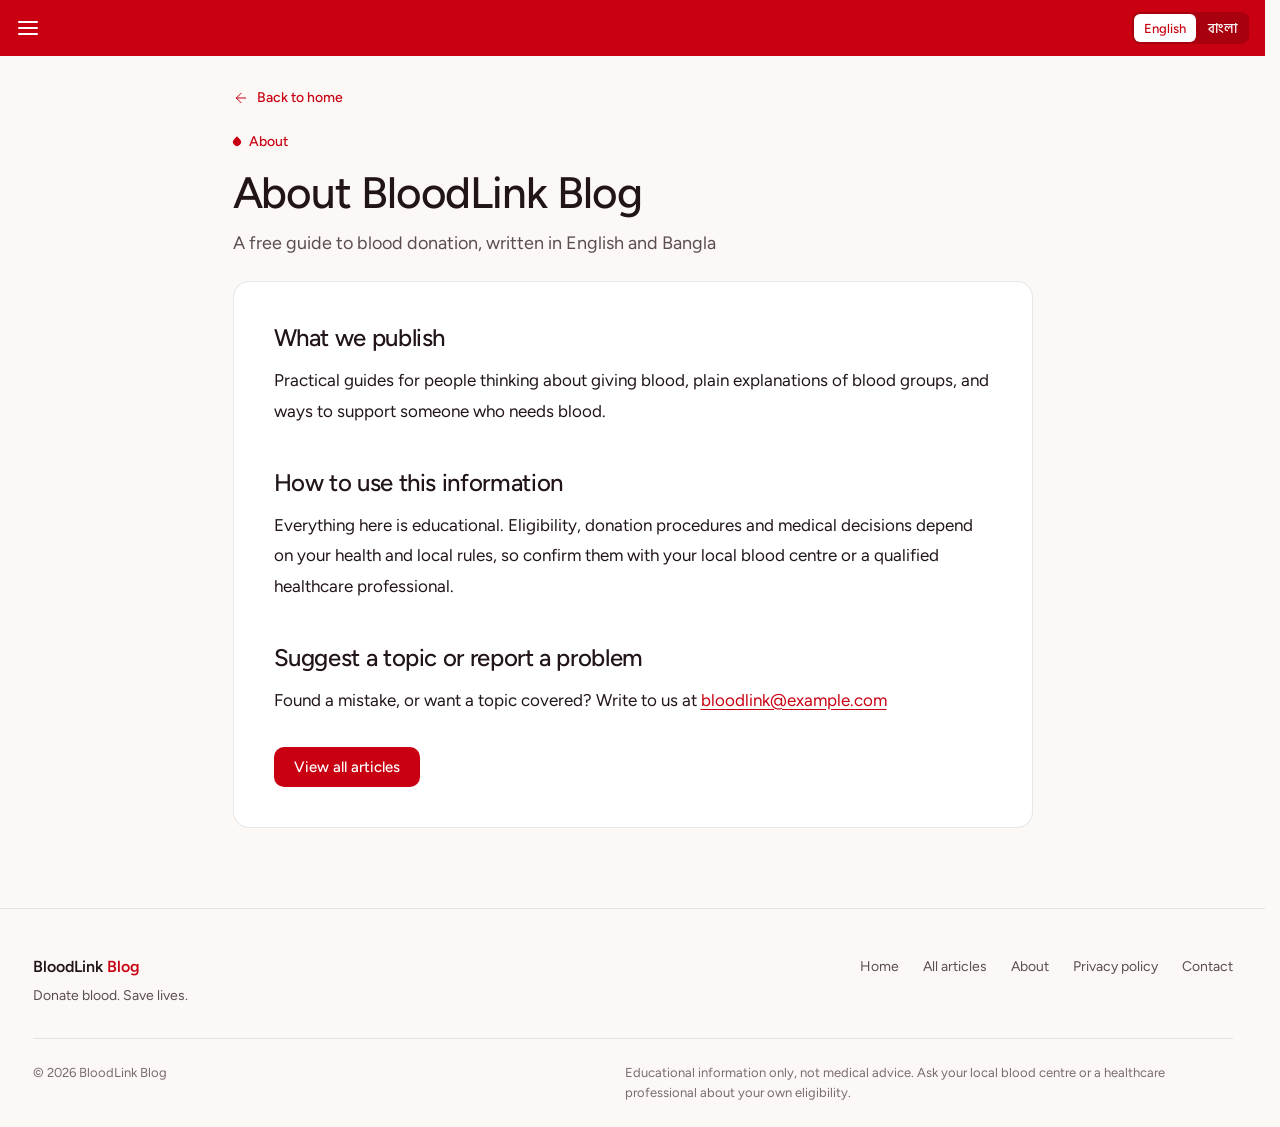
<file: about.html>
<!doctype html>
<html lang="en">
<head>
  <meta charset="utf-8">
  <meta name="viewport" content="width=device-width, initial-scale=1, viewport-fit=cover">
  <meta name="theme-color" content="#c90012">
  <link rel="icon" type="image/png" sizes="32x32" href="assets/icon-32.png">
  <link rel="icon" type="image/png" sizes="192x192" href="assets/icon-192.png">
  <link rel="apple-touch-icon" href="assets/apple-touch-icon.png">
  <link rel="manifest" href="manifest.webmanifest">
  <link rel="alternate" type="application/rss+xml" title="BloodLink Blog" href="feed.xml">
  <meta name="description" content="About BloodLink Blog: a free guide to blood donation in English and Bangla, and how to use the information.">
  <link rel="canonical" href="https://bloodlink-team.github.io/BloodLink-Blog-Page/about.html">
  <title>About | BloodLink Blog</title>
  <link rel="preconnect" href="https://fonts.googleapis.com"><link rel="preconnect" href="https://fonts.gstatic.com" crossorigin><link rel="stylesheet" href="https://fonts.googleapis.com/css2?family=Figtree:wght@400;500;600&family=Hind+Siliguri:wght@400;500;600&display=swap">
  <link rel="stylesheet" href="css/style.css?v=20261128-3">
  <script src="js/config.js?v=20261121-2" defer></script>
  <script src="js/site.js?v=20261128-3" defer></script>
  <script src="js/analytics.js?v=20261121-2" defer></script>
  <script src="js/articles-loader.js?v=20261121-cms1" defer></script>
  <script src="js/app.js?v=20261128-4" defer></script>
</head>
<body class="about-page">
  <a class="skip-link" href="#main" data-i18n="skip">Skip to content</a>
  <header class="topbar">
    <button class="icon-button menu-button" id="menuToggle" aria-label="Open menu" aria-expanded="false"><span></span><span></span><span></span></button>
    <div class="language-switch" role="group" aria-label="Language"><button class="lang-button active" data-lang="en">English</button><button class="lang-button" data-lang="bn">বাংলা</button></div>
  </header>
  <div class="scrim" id="scrim"></div>
  <aside class="side-menu" id="sideMenu" aria-hidden="true">
    <div class="side-menu-head"><div class="brand-lockup"><img class="brand-logo menu-logo" src="assets/bloodlink-logo.png" alt="BloodLink logo"><div><strong>BloodLink <span>Blog</span></strong><small data-i18n="menuSubtitle">Donate blood, save lives</small></div></div><button class="icon-button close-menu" id="closeMenu" aria-label="Close menu"><svg class="icon" viewBox="0 0 24 24" aria-hidden="true"><path d="M18 6 6 18"/><path d="m6 6 12 12"/></svg></button></div>
    <nav class="menu-links">
      <a href="index.html"><svg class="icon" viewBox="0 0 24 24" aria-hidden="true"><path d="M15 21v-8a1 1 0 0 0-1-1h-4a1 1 0 0 0-1 1v8"/><path d="M3 10a2 2 0 0 1 .709-1.528l7-5.999a2 2 0 0 1 2.582 0l7 5.999A2 2 0 0 1 21 10v9a2 2 0 0 1-2 2H5a2 2 0 0 1-2-2z"/></svg><span data-i18n="home">Home</span></a>
      <a href="articles.html"><svg class="icon" viewBox="0 0 24 24" aria-hidden="true"><path d="M15 18h-5"/><path d="M18 14h-8"/><path d="M4 22h16a2 2 0 0 0 2-2V4a2 2 0 0 0-2-2H8a2 2 0 0 0-2 2v16a2 2 0 0 1-4 0v-9a2 2 0 0 1 2-2h2"/><rect width="8" height="4" x="10" y="6" rx="1"/></svg><span data-i18n="allBlogs">All blogs</span></a>
      <a href="about.html"><svg class="icon" viewBox="0 0 24 24" aria-hidden="true"><circle cx="12" cy="12" r="10"/><path d="M12 16v-4"/><path d="M12 8h.01"/></svg><span data-i18n="about">About BloodLink Blog</span></a>
      <button id="menuLanguage"><svg class="icon" viewBox="0 0 24 24" aria-hidden="true"><path d="m5 8 6 6"/><path d="m4 14 6-6 2-3"/><path d="M2 5h12"/><path d="M7 2h1"/><path d="m22 22-5-10-5 10"/><path d="M14 18h6"/></svg><span data-i18n="language">Language: English / বাংলা</span></button>
      <a href="mailto:bloodlink@example.com?subject=BloodLink%20Blog%20Report" data-report-link><svg class="icon" viewBox="0 0 24 24" aria-hidden="true"><path d="M4 15s1-1 4-1 5 2 8 2 4-1 4-1V3s-1 1-4 1-5-2-8-2-4 1-4 1z"/><line x1="4" x2="4" y1="22" y2="15"/></svg><span data-i18n="report">Report a problem</span></a>
      <button id="shareButton"><svg class="icon" viewBox="0 0 24 24" aria-hidden="true"><circle cx="18" cy="5" r="3"/><circle cx="6" cy="12" r="3"/><circle cx="18" cy="19" r="3"/><line x1="8.59" x2="15.42" y1="13.51" y2="17.49"/><line x1="15.41" x2="8.59" y1="6.51" y2="10.49"/></svg><span data-i18n="share">Share this website</span></button>
    </nav>
    <div class="menu-note"><span data-i18n="menuNote">Made to help people make informed choices</span></div>
  </aside>

  <main class="page-shell article-shell" id="main">
    <a class="back-link" href="index.html"><svg class="icon" viewBox="0 0 24 24" aria-hidden="true"><path d="m12 19-7-7 7-7"/><path d="M19 12H5"/></svg><span data-i18n="goHome">Back to home</span></a>
    <header class="article-header">
      <p class="eyebrow" data-i18n="aboutEyebrow">About</p>
      <h1 data-i18n="aboutH1">About BloodLink Blog</h1>
      <p class="article-subtitle" data-i18n="aboutLead">A free guide to blood donation, written in English and Bangla</p>
    </header>
    <article class="article-body">
      <h2 data-i18n="aboutH2a">What we publish</h2>
      <p data-i18n="aboutP1">Practical guides for people thinking about giving blood, plain explanations of blood groups, and ways to support someone who needs blood.</p>
      <h2 data-i18n="aboutH2b">How to use this information</h2>
      <p data-i18n="aboutP2">Everything here is educational. Eligibility, donation procedures and medical decisions depend on your health and local rules, so confirm them with your local blood centre or a qualified healthcare professional.</p>
      <h2 data-i18n="aboutH2c">Suggest a topic or report a problem</h2>
      <p><span data-i18n="aboutP3">Found a mistake, or want a topic covered? Write to us at</span> <a data-report-link data-email-text href="mailto:bloodlink@example.com?subject=BloodLink%20Blog">bloodlink@example.com</a></p>
      <p><a class="button-primary" href="articles.html" data-i18n="viewAll">View all articles</a></p>
    </article>
  </main>
  <footer class="footer">
    <div class="footer-main">
      <div class="footer-about"><a href="index.html" class="footer-brand">BloodLink <span>Blog</span></a><p data-i18n="footerText">Donate blood. Save lives.</p></div>
      <nav class="footer-nav" aria-label="Footer"><a href="index.html" data-i18n="home">Home</a><a href="articles.html" data-i18n="allBlogs">All articles</a><a href="about.html" data-i18n="aboutShort">About</a><a href="privacy.html" data-i18n="privacy">Privacy policy</a><a href="mailto:bloodlink@example.com?subject=BloodLink%20Blog" data-report-link data-i18n="contact">Contact</a></nav>
    </div>
    <div class="footer-legal"><small>© <span id="year">2026</span> BloodLink Blog</small><small data-i18n="footerDisclaimer">Educational information only, not medical advice. Ask your local blood centre or a healthcare professional about your own eligibility.</small></div>
  </footer>
<script id="bloodlink-sw-register">
    if ('serviceWorker' in navigator && location.protocol === 'https:') {
      window.addEventListener('load', () => {
        navigator.serviceWorker.register('./sw.js?v=20261121-2', { updateViaCache: 'none' })
          .then(reg => reg.update().catch(() => {}))
          .catch(() => {});
      });
    }
  </script>
</body>
</html>
</file>
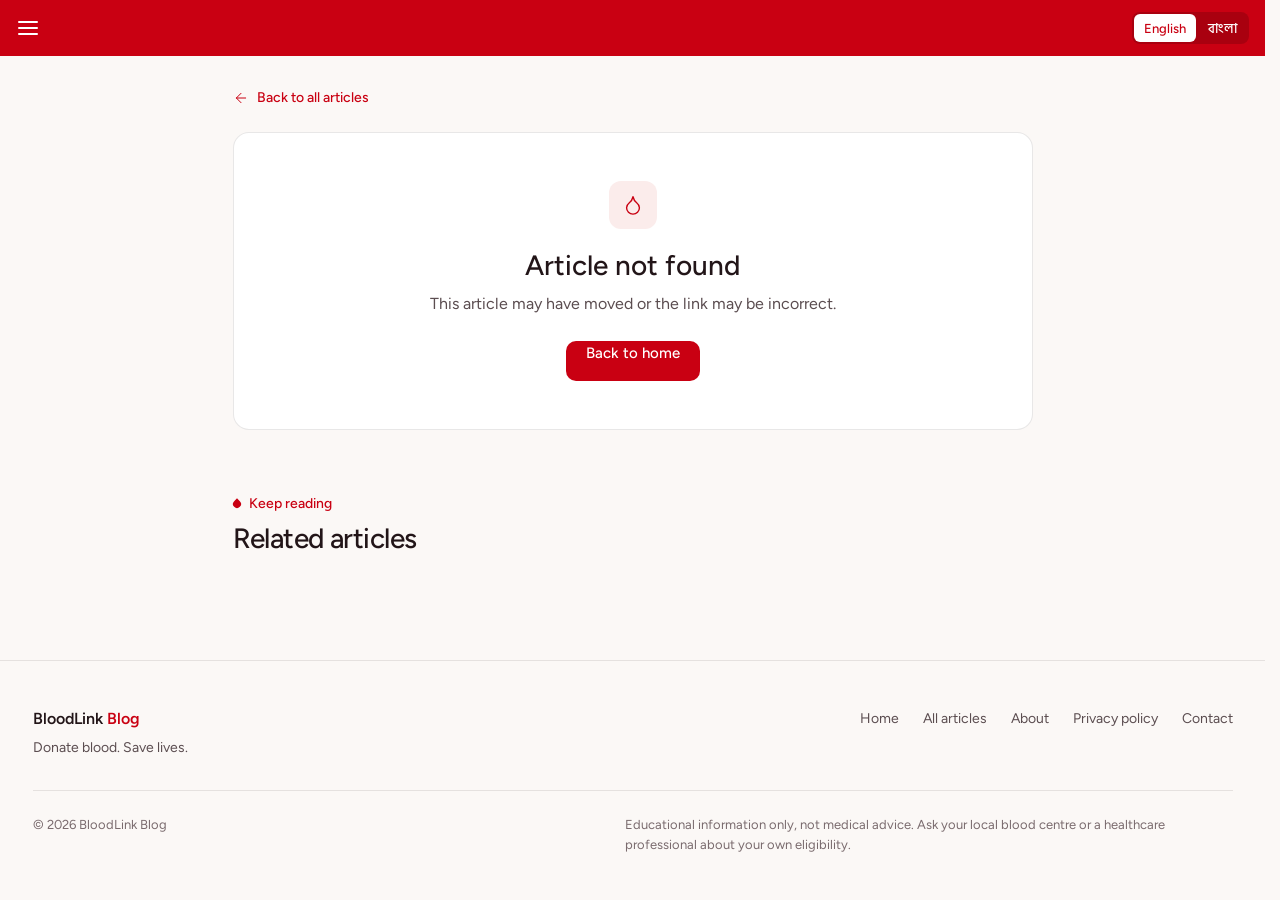
<file: blog.html>
<!doctype html>
<html lang="en">
<head>
  <meta charset="utf-8">
  <meta name="viewport" content="width=device-width, initial-scale=1, viewport-fit=cover">
  <meta name="theme-color" content="#c90012">
  <link rel="icon" type="image/png" sizes="32x32" href="assets/icon-32.png">
  <link rel="icon" type="image/png" sizes="192x192" href="assets/icon-192.png">
  <link rel="apple-touch-icon" href="assets/apple-touch-icon.png">
  <link rel="manifest" href="manifest.webmanifest">
  <link rel="alternate" type="application/rss+xml" title="BloodLink Blog" href="feed.xml">
  <meta name="description" content="Read BloodLink Blog articles about blood donation.">
  <title>Article | BloodLink Blog</title>
  <link rel="preconnect" href="https://fonts.googleapis.com"><link rel="preconnect" href="https://fonts.gstatic.com" crossorigin><link rel="stylesheet" href="https://fonts.googleapis.com/css2?family=Figtree:wght@400;500;600&family=Hind+Siliguri:wght@400;500;600&display=swap">
  <link rel="stylesheet" href="css/style.css?v=20261128-3">
  <script src="js/config.js?v=20261121-2" defer></script>
  <script src="js/site.js?v=20261128-3" defer></script>
  <script src="js/analytics.js?v=20261121-2" defer></script>
  <script src="js/articles-loader.js?v=20261121-cms1" defer></script>
  <script src="js/app.js?v=20261128-4" defer></script>
</head>
<body class="article-page">
  <a class="skip-link" href="#main" data-i18n="skip">Skip to content</a>
  <header class="topbar">
    <button class="icon-button menu-button" id="menuToggle" aria-label="Open menu" aria-expanded="false"><span></span><span></span><span></span></button>
    <div class="language-switch" role="group" aria-label="Language"><button class="lang-button active" data-lang="en">English</button><button class="lang-button" data-lang="bn">বাংলা</button></div>
  <div class="read-progress" id="readProgress" aria-hidden="true"></div></header>
  <div class="scrim" id="scrim"></div>
  <aside class="side-menu" id="sideMenu" aria-hidden="true">
    <div class="side-menu-head"><div class="brand-lockup"><img class="brand-logo menu-logo" src="assets/bloodlink-logo.png" alt="BloodLink logo"><div><strong>BloodLink <span>Blog</span></strong><small data-i18n="menuSubtitle">Donate blood, save lives</small></div></div><button class="icon-button close-menu" id="closeMenu" aria-label="Close menu"><svg class="icon" viewBox="0 0 24 24" aria-hidden="true"><path d="M18 6 6 18"/><path d="m6 6 12 12"/></svg></button></div>
    <nav class="menu-links">
      <a href="index.html"><svg class="icon" viewBox="0 0 24 24" aria-hidden="true"><path d="M15 21v-8a1 1 0 0 0-1-1h-4a1 1 0 0 0-1 1v8"/><path d="M3 10a2 2 0 0 1 .709-1.528l7-5.999a2 2 0 0 1 2.582 0l7 5.999A2 2 0 0 1 21 10v9a2 2 0 0 1-2 2H5a2 2 0 0 1-2-2z"/></svg><span data-i18n="home">Home</span></a>
      <a href="articles.html"><svg class="icon" viewBox="0 0 24 24" aria-hidden="true"><path d="M15 18h-5"/><path d="M18 14h-8"/><path d="M4 22h16a2 2 0 0 0 2-2V4a2 2 0 0 0-2-2H8a2 2 0 0 0-2 2v16a2 2 0 0 1-4 0v-9a2 2 0 0 1 2-2h2"/><rect width="8" height="4" x="10" y="6" rx="1"/></svg><span data-i18n="allBlogs">All blogs</span></a>
      <a href="about.html"><svg class="icon" viewBox="0 0 24 24" aria-hidden="true"><circle cx="12" cy="12" r="10"/><path d="M12 16v-4"/><path d="M12 8h.01"/></svg><span data-i18n="about">About BloodLink Blog</span></a>
      <button id="menuLanguage"><svg class="icon" viewBox="0 0 24 24" aria-hidden="true"><path d="m5 8 6 6"/><path d="m4 14 6-6 2-3"/><path d="M2 5h12"/><path d="M7 2h1"/><path d="m22 22-5-10-5 10"/><path d="M14 18h6"/></svg><span data-i18n="language">Language: English / বাংলা</span></button>
      <a href="mailto:bloodlink@example.com?subject=BloodLink%20Blog%20Report" data-report-link><svg class="icon" viewBox="0 0 24 24" aria-hidden="true"><path d="M4 15s1-1 4-1 5 2 8 2 4-1 4-1V3s-1 1-4 1-5-2-8-2-4 1-4 1z"/><line x1="4" x2="4" y1="22" y2="15"/></svg><span data-i18n="report">Report a problem</span></a>
      <button id="shareButton"><svg class="icon" viewBox="0 0 24 24" aria-hidden="true"><circle cx="18" cy="5" r="3"/><circle cx="6" cy="12" r="3"/><circle cx="18" cy="19" r="3"/><line x1="8.59" x2="15.42" y1="13.51" y2="17.49"/><line x1="15.41" x2="8.59" y1="6.51" y2="10.49"/></svg><span data-i18n="share">Share this website</span></button>
    </nav>
    <div class="menu-note"><span data-i18n="menuNote">Made to help people make informed choices</span></div>
  </aside>

  <main class="page-shell article-shell" id="main">
    <a class="back-link" href="index.html"><svg class="icon" viewBox="0 0 24 24" aria-hidden="true"><path d="m12 19-7-7 7-7"/><path d="M19 12H5"/></svg><span data-i18n="back">Back to all articles</span></a>
    <div id="articleContent" aria-live="polite"><div class="loading-state" role="status"><span class="loading-spinner"></span>Loading article</div></div>
    <section class="related-section"><div class="section-heading"><div><p class="eyebrow" data-i18n="keepReading">Keep reading</p><h2 data-i18n="related">Related articles</h2></div></div><div id="relatedGrid" class="blog-grid related-grid"></div></section>
  </main>
  <footer class="footer">
    <div class="footer-main">
      <div class="footer-about"><a href="index.html" class="footer-brand">BloodLink <span>Blog</span></a><p data-i18n="footerText">Donate blood. Save lives.</p></div>
      <nav class="footer-nav" aria-label="Footer"><a href="index.html" data-i18n="home">Home</a><a href="articles.html" data-i18n="allBlogs">All articles</a><a href="about.html" data-i18n="aboutShort">About</a><a href="privacy.html" data-i18n="privacy">Privacy policy</a><a href="mailto:bloodlink@example.com?subject=BloodLink%20Blog" data-report-link data-i18n="contact">Contact</a></nav>
    </div>
    <div class="footer-legal"><small>© <span id="year">2026</span> BloodLink Blog</small><small data-i18n="footerDisclaimer">Educational information only, not medical advice. Ask your local blood centre or a healthcare professional about your own eligibility.</small></div>
  </footer>
<script id="bloodlink-sw-register">
    if ('serviceWorker' in navigator && location.protocol === 'https:') {
      window.addEventListener('load', () => {
        navigator.serviceWorker.register('./sw.js?v=20261121-2', { updateViaCache: 'none' })
          .then(reg => reg.update().catch(() => {}))
          .catch(() => {});
      });
    }
  </script>
</body>
</html>
</file>
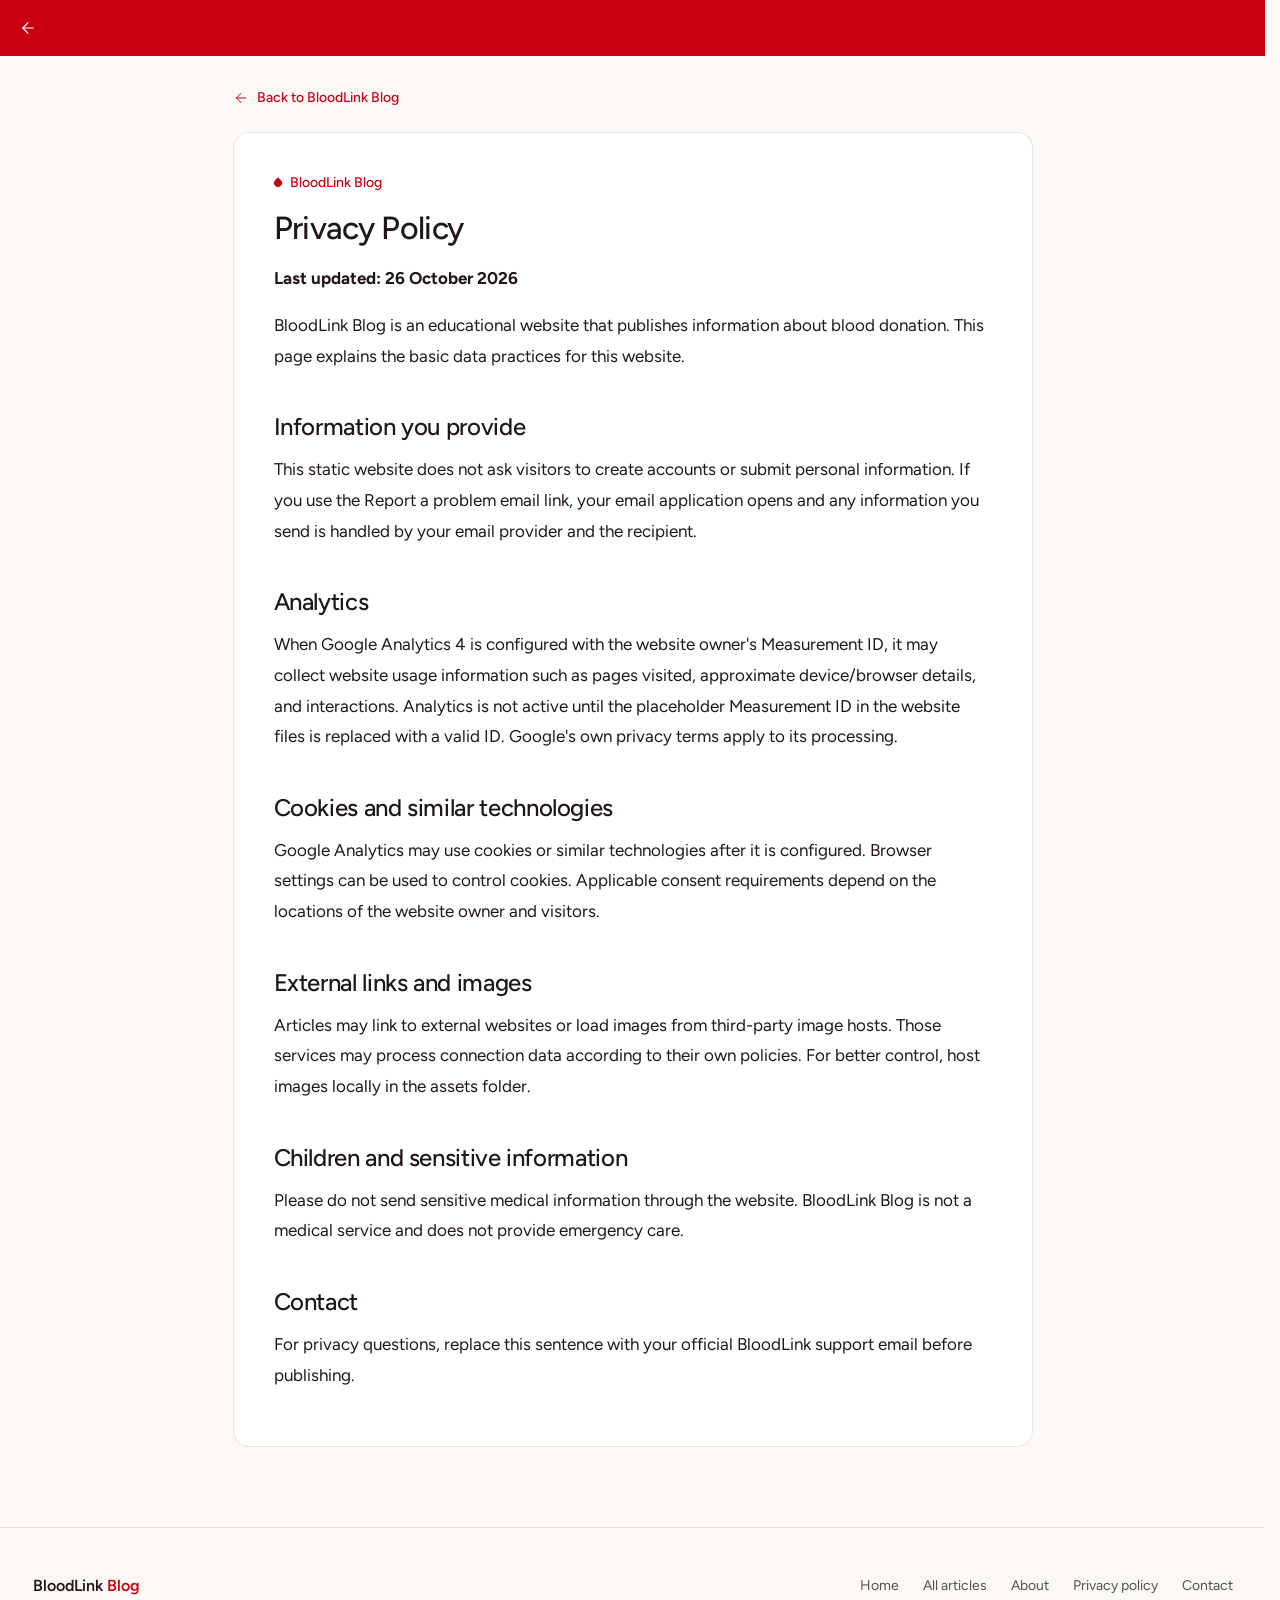
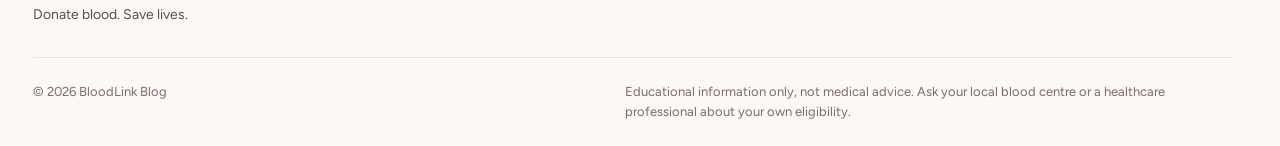
<file: privacy.html>
<!doctype html>
<html lang="en"><head><meta charset="utf-8"><meta name="viewport" content="width=device-width, initial-scale=1, viewport-fit=cover"><meta name="theme-color" content="#c90012">
  <link rel="icon" type="image/png" sizes="32x32" href="assets/icon-32.png">
  <link rel="icon" type="image/png" sizes="192x192" href="assets/icon-192.png">
  <link rel="apple-touch-icon" href="assets/apple-touch-icon.png">
  <link rel="manifest" href="manifest.webmanifest">
  <link rel="alternate" type="application/rss+xml" title="BloodLink Blog" href="feed.xml"><title>Privacy Policy | BloodLink Blog</title><meta name="description" content="Learn how BloodLink Blog handles website usage data, analytics, and privacy."><link rel="canonical" href="https://bloodlink-team.github.io/BloodLink-Blog-Page/privacy.html"><meta property="og:type" content="website"><meta property="og:site_name" content="BloodLink Blog"><meta property="og:title" content="Privacy Policy | BloodLink Blog"><meta property="og:description" content="Learn how BloodLink Blog handles website usage data, analytics, and privacy."><meta property="og:image" content="https://bloodlink-team.github.io/BloodLink-Blog-Page/assets/og-card.png?v=2"><meta name="twitter:card" content="summary_large_image"><meta name="twitter:image" content="https://bloodlink-team.github.io/BloodLink-Blog-Page/assets/og-card.png?v=2"><script src="js/config.js?v=20261121-2" defer></script>
  <script src="js/site.js?v=20261128-3" defer></script><script src="js/analytics.js?v=20261121-2" defer></script><link rel="preconnect" href="https://fonts.googleapis.com"><link rel="preconnect" href="https://fonts.gstatic.com" crossorigin><link rel="stylesheet" href="https://fonts.googleapis.com/css2?family=Figtree:wght@400;500;600&family=Hind+Siliguri:wght@400;500;600&display=swap">
  <link rel="stylesheet" href="css/style.css?v=20261128-3"></head>
<body><a class="skip-link" href="#main">Skip to content</a><header class="topbar"><a class="icon-button menu-button" href="index.html" aria-label="Back to home"><svg class="icon" viewBox="0 0 24 24" aria-hidden="true"><path d="m12 19-7-7 7-7"/><path d="M19 12H5"/></svg></a><a class="brand-mini" href="index.html">BloodLink Blog</a></header><main class="page-shell article-shell" id="main"><a class="back-link" href="index.html"><svg class="icon" viewBox="0 0 24 24" aria-hidden="true"><path d="m12 19-7-7 7-7"/><path d="M19 12H5"/></svg>Back to BloodLink Blog</a><article class="article-body"><p class="eyebrow">BloodLink Blog</p><h1>Privacy Policy</h1><p><strong>Last updated: 26 October 2026</strong></p><p>BloodLink Blog is an educational website that publishes information about blood donation. This page explains the basic data practices for this website.</p><h2>Information you provide</h2><p>This static website does not ask visitors to create accounts or submit personal information. If you use the Report a problem email link, your email application opens and any information you send is handled by your email provider and the recipient.</p><h2>Analytics</h2><p>When Google Analytics 4 is configured with the website owner's Measurement ID, it may collect website usage information such as pages visited, approximate device/browser details, and interactions. Analytics is not active until the placeholder Measurement ID in the website files is replaced with a valid ID. Google's own privacy terms apply to its processing.</p><h2>Cookies and similar technologies</h2><p>Google Analytics may use cookies or similar technologies after it is configured. Browser settings can be used to control cookies. Applicable consent requirements depend on the locations of the website owner and visitors.</p><h2>External links and images</h2><p>Articles may link to external websites or load images from third-party image hosts. Those services may process connection data according to their own policies. For better control, host images locally in the assets folder.</p><h2>Children and sensitive information</h2><p>Please do not send sensitive medical information through the website. BloodLink Blog is not a medical service and does not provide emergency care.</p><h2>Contact</h2><p>For privacy questions, replace this sentence with your official BloodLink support email before publishing.</p></article></main><footer class="footer">
    <div class="footer-main">
      <div class="footer-about"><a href="index.html" class="footer-brand">BloodLink <span>Blog</span></a><p data-i18n="footerText">Donate blood. Save lives.</p></div>
      <nav class="footer-nav" aria-label="Footer"><a href="index.html" data-i18n="home">Home</a><a href="articles.html" data-i18n="allBlogs">All articles</a><a href="about.html" data-i18n="aboutShort">About</a><a href="privacy.html" data-i18n="privacy">Privacy policy</a><a href="mailto:bloodlink@example.com?subject=BloodLink%20Blog" data-report-link data-i18n="contact">Contact</a></nav>
    </div>
    <div class="footer-legal"><small>© <span id="year">2026</span> BloodLink Blog</small><small data-i18n="footerDisclaimer">Educational information only, not medical advice. Ask your local blood centre or a healthcare professional about your own eligibility.</small></div>
  </footer><script id="bloodlink-sw-register">
    if ('serviceWorker' in navigator && location.protocol === 'https:') {
      window.addEventListener('load', () => {
        navigator.serviceWorker.register('./sw.js?v=20261121-2', { updateViaCache: 'none' })
          .then(reg => reg.update().catch(() => {}))
          .catch(() => {});
      });
    }
  </script>
</body></html>
</file>
<file: css/style.css>
/*
  BloodLink Blog — design system
  Direction: calm, exact, warm. A donation centre on paper: white surfaces, warm-tinted neutrals,
  one red (#c90012) used for the header, links and the drop marker. Nothing else carries colour.
  Spacing sits on a 0.25rem scale. Weights 400 / 500 / 600. One easing curve.
*/

:root {
  /* Brand */
  --red: #c90012;
  --red-hover: #a8000f;
  --red-tint: #fbeceb;
  --red-ink: #7f0a15;

  /* Warm neutral ramp */
  --bg: #fbf8f6;
  --card: #ffffff;
  --raised: #f4eeeb;
  --line: rgba(34, 21, 24, 0.1);
  --text: #221518;
  --text-2: #5b4d50;
  --muted: #7a6b6e;

  /* Type */
  --font: "Figtree", "Hind Siliguri", ui-sans-serif, system-ui, -apple-system, "Segoe UI", sans-serif;

  /* Shape */
  --r-control: 0.625rem;
  --r-card: 1rem;

  /* Motion */
  --ease: cubic-bezier(0.22, 1, 0.36, 1);
  --t-fast: 150ms;
  --t-enter: 400ms;

  --page: 75rem;
  --pad: clamp(1rem, 4vw, 2rem);
}

*, *::before, *::after { box-sizing: border-box; }
html { -webkit-text-size-adjust: 100%; }
body {
  margin: 0;
  background: var(--bg);
  color: var(--text);
  font-family: var(--font);
  font-size: 1rem;
  line-height: 1.6;
  font-weight: 400;
  -webkit-font-smoothing: antialiased;
}
html[lang="bn"] body { line-height: 1.75; }
button, input { font: inherit; color: inherit; }
button, a { -webkit-tap-highlight-color: transparent; }
a { color: inherit; text-decoration: none; }
img { max-width: 100%; }
[hidden] { display: none !important; }
h1, h2, h3, p { margin: 0; }

:focus-visible { outline: 2px solid var(--red); outline-offset: 2px; }

.icon { width: 1.125rem; height: 1.125rem; flex: 0 0 1.125rem; stroke: currentColor; fill: none; stroke-width: 1.5; stroke-linecap: round; stroke-linejoin: round; }

/* ---------- Header ---------- */

.topbar {
  position: sticky; top: 0; z-index: 20;
  height: 3.5rem;
  display: flex; align-items: center; justify-content: space-between;
  padding: 0 1.5rem;
  background: var(--red);
  color: #fff;
}
.icon-button {
  display: grid; place-content: center;
  width: 2.5rem; height: 2.5rem;
  border: 0; border-radius: var(--r-control);
  background: transparent; color: inherit; cursor: pointer;
  transition: background-color var(--t-fast) var(--ease);
}
.icon-button:hover { background: rgba(255, 255, 255, 0.14); }
.topbar :focus-visible { outline-color: #fff; }
.menu-button { gap: 0.25rem; margin-inline-start: -8px; }
.menu-button span { display: block; width: 1.25rem; height: 2px; border-radius: 2px; background: #fff; }
.brand-mini { display: none; }

.language-switch {
  display: flex; gap: 2px; padding: 0.125rem;
  border-radius: 0.5rem;
  background: rgba(0, 0, 0, 0.16);
}
.lang-button {
  min-height: 1.75rem; padding: 0 0.625rem;
  border: 0; border-radius: 0.375rem;
  background: transparent; color: #fff;
  font-size: 0.8125rem; font-weight: 500; cursor: pointer; line-height: 1;
  transition: background-color var(--t-fast) var(--ease), color var(--t-fast) var(--ease);
}
.lang-button:hover:not(.active) { background: rgba(255, 255, 255, 0.14); }
.lang-button.active { background: #fff; color: var(--red); }

/* ---------- Side menu ---------- */

.scrim {
  position: fixed; inset: 0; z-index: 29;
  background: rgba(34, 21, 24, 0.4);
  opacity: 0; pointer-events: none;
  transition: opacity 200ms var(--ease);
}
.side-menu {
  position: fixed; z-index: 30; top: 0; bottom: 0; left: 0;
  width: min(20rem, 88vw);
  display: flex; flex-direction: column;
  padding: 1.25rem 1rem 1rem;
  background: var(--card);
  border-right: 1px solid var(--line);
  transform: translateX(-100%);
  visibility: hidden;
  transition: transform 300ms var(--ease), visibility 0s linear 300ms;
}
.menu-open .side-menu { transform: translateX(0); visibility: visible; transition-delay: 0s; }
.menu-open .scrim { opacity: 1; pointer-events: auto; }
.side-menu-head {
  display: flex; align-items: center; justify-content: space-between;
  padding: 0 0.25rem 1.25rem; margin-bottom: 0.5rem;
  border-bottom: 1px solid var(--line);
}
.brand-lockup { display: flex; align-items: center; gap: 0.75rem; }
.brand-lockup strong { display: block; font-size: 1.0625rem; line-height: 1.2; font-weight: 600; }
.brand-lockup small { display: block; font-size: 0.8125rem; line-height: 1.25rem; color: var(--muted); }
.menu-logo { width: 2.5rem; height: 2.5rem; border-radius: 0.625rem; }
.close-menu { color: var(--text-2); }
.close-menu:hover { background: var(--raised); }
.menu-links { display: grid; gap: 2px; padding-top: 0.5rem; }
.menu-links a, .menu-links button {
  display: flex; align-items: center; gap: 0.75rem;
  width: 100%; min-height: 2.5rem; padding: 0 0.75rem;
  border: 0; border-radius: var(--r-control);
  background: transparent; color: var(--text);
  font-size: 0.9375rem; font-weight: 500; text-align: start; cursor: pointer;
  transition: background-color var(--t-fast) var(--ease), color var(--t-fast) var(--ease);
}
.menu-links .icon { color: var(--muted); transition: color var(--t-fast) var(--ease); }
.menu-links a:hover, .menu-links button:hover { background: var(--raised); }
.menu-links a:hover .icon, .menu-links button:hover .icon { color: var(--red); }
.menu-note { margin-top: auto; padding: 1rem 0.75rem 0; border-top: 1px solid var(--line); font-size: 0.8125rem; line-height: 1.25rem; color: var(--muted); }

/* ---------- Page shell ---------- */

.page-shell { width: min(var(--page), calc(100% - 3rem)); margin: 0 auto; }

.hero { padding: 2rem 0 0; }
.hero-brand { display: flex; align-items: center; gap: 0.75rem; }
.hero-logo-image { width: 2.5rem; height: 2.5rem; border-radius: 0.625rem; }
.hero-brand-copy { display: flex; align-items: baseline; gap: 0.75rem; flex-wrap: wrap; min-width: 0; }
.hero h1 { font-size: 1.25rem; line-height: 1.2; font-weight: 600; }
.tagline { font-size: 0.875rem; line-height: 1.25rem; color: var(--muted); }

.welcome-row { margin: 2rem 0 1.25rem; }
.welcome-copy { max-width: 47.5rem; }
.eyebrow {
  display: flex; align-items: center; gap: 0.5rem;
  margin-bottom: 1rem;
  font-size: 0.875rem; line-height: 1.25rem; font-weight: 500; color: var(--red);
}
.eyebrow::before, .category-label::before {
  content: ""; flex: 0 0 auto;
  width: 0.5rem; height: 0.5rem;
  background: var(--red);
  border-radius: 50% 0 50% 50%;
  transform: rotate(-45deg);
}
.welcome-row h2 {
  font-size: clamp(2.25rem, 5.2vw, 3.75rem); line-height: 1.06; font-weight: 500; letter-spacing: -0.03em;
  text-wrap: balance;
}
html[lang="bn"] .welcome-row h2 { line-height: 1.3; letter-spacing: 0; }
.section-intro { margin-top: 0.75rem; max-width: 36rem; font-size: 1.125rem; line-height: 1.75rem; color: var(--text-2); }

.search-panel { max-width: 35rem; margin: 0 0 2.5rem; }
.search-box {
  display: flex; align-items: center; gap: 0.75rem;
  height: 3rem; padding: 0 0.75rem 0 1rem;
  background: var(--card);
  border: 1px solid var(--line); border-radius: var(--r-control);
  transition: border-color var(--t-fast) var(--ease), box-shadow var(--t-fast) var(--ease);
}
.search-box:hover { border-color: rgba(34, 21, 24, 0.22); }
.search-box:focus-within { border-color: var(--red); box-shadow: 0 0 0 1px var(--red); }
.search-icon { display: grid; place-items: center; color: var(--muted); }
.search-box input {
  flex: 1; min-width: 0; padding: 0;
  border: 0; outline: 0; background: transparent;
  font-size: 1rem; color: var(--text);
  appearance: none; -webkit-appearance: none;
}
.search-box input::placeholder { color: var(--muted); }
.search-box input::-webkit-search-cancel-button, .search-box input::-webkit-search-decoration { -webkit-appearance: none; appearance: none; }
.clear-search {
  display: grid; place-items: center;
  width: 1.75rem; height: 1.75rem; flex: 0 0 1.75rem;
  border: 0; border-radius: 0.5rem; background: transparent; color: var(--muted); cursor: pointer;
  transition: background-color var(--t-fast) var(--ease), color var(--t-fast) var(--ease);
}
.clear-search:hover { background: var(--raised); color: var(--text); }

/* ---------- Article list ---------- */

.section-heading { flex-wrap: wrap; display: flex; align-items: baseline; justify-content: space-between; gap: 1rem; margin-bottom: 1.5rem; }
.section-heading h2 { font-size: 1.75rem; line-height: 1.2; font-weight: 500; letter-spacing: -0.02em; }
html[lang="bn"] .section-heading h2 { letter-spacing: 0; line-height: 1.4; }
.sort-label { font-size: 0.875rem; line-height: 1.25rem; color: var(--muted); }
.section-heading .eyebrow { margin-bottom: 0.5rem; }
.section-link { display: inline-flex; align-items: center; gap: 0.5rem; font-size: 0.875rem; line-height: 1.25rem; font-weight: 500; color: var(--red); white-space: nowrap; }
.section-link .icon { width: 1rem; height: 1rem; flex-basis: 1rem; transition: transform var(--t-fast) var(--ease); }
.section-link:hover .icon { transform: translateX(0.1875rem); }

.blog-grid { display: grid; grid-template-columns: minmax(0, 1fr); gap: 1.5rem; }

.blog-card {
  display: flex; flex-direction: column; min-width: 0;
  background: var(--card);
  border: 1px solid var(--line); border-radius: var(--r-card);
  overflow: hidden;
  transition: border-color var(--t-fast) var(--ease);
}
.blog-card:hover { border-color: rgba(201, 0, 18, 0.4); }
.blog-card > a:first-child { display: block; overflow: hidden; background: var(--raised); aspect-ratio: 16 / 9; }
.card-image { display: block; width: 100%; height: 100%; object-fit: cover; }
.card-body { display: flex; flex: 1; flex-direction: column; align-items: flex-start; padding: 1.25rem; min-width: 0; }
.card-meta { display: flex; flex-wrap: wrap; align-items: center; gap: 0.25rem 0.75rem; font-size: 0.8125rem; line-height: 1.25rem; color: var(--muted); font-variant-numeric: tabular-nums; }
.category-label { display: inline-flex; align-items: center; gap: 0.5rem; font-weight: 500; color: var(--red); }
.card-meta span:last-child:not(.category-label) { margin: 0; }
.card-title { margin: 0.75rem 0 0.5rem; font-size: 1.25rem; line-height: 1.3; font-weight: 500; letter-spacing: -0.01em; text-wrap: balance; }
html[lang="bn"] .card-title { line-height: 1.45; letter-spacing: 0; }
.card-title a { transition: color var(--t-fast) var(--ease); }
.blog-card:hover .card-title a { color: var(--red); }
.card-excerpt {
  display: -webkit-box; -webkit-line-clamp: 2; -webkit-box-orient: vertical; overflow: hidden;
  margin-bottom: 1rem; font-size: 0.875rem; line-height: 1.375rem; color: var(--text-2);
}
.read-link { display: inline-flex; align-items: center; gap: 0.5rem; margin-top: auto; font-size: 0.875rem; line-height: 1.25rem; font-weight: 500; color: var(--red); }
.read-link .icon { width: 1rem; height: 1rem; flex-basis: 1rem; transition: transform var(--t-fast) var(--ease); }
.read-link:hover .icon { transform: translateX(0.1875rem); }

.loading-state {
  grid-column: 1 / -1;
  display: flex; align-items: center; justify-content: center; gap: 0.75rem;
  min-height: 10rem; padding: 1.5rem;
  background: var(--card); border: 1px solid var(--line); border-radius: var(--r-card);
  color: var(--muted); font-size: 0.875rem;
}
.loading-spinner { width: 1.25rem; height: 1.25rem; border: 2px solid var(--red-tint); border-top-color: var(--red); border-radius: 50%; animation: bl-spin 800ms linear infinite; }
@keyframes bl-spin { to { transform: rotate(360deg); } }

.empty-state { padding: 4rem 1.5rem; text-align: center; background: var(--card); border: 1px dashed rgba(34, 21, 24, 0.2); border-radius: var(--r-card); }
.empty-icon { display: inline-grid; place-items: center; width: 3rem; height: 3rem; margin-bottom: 1rem; border-radius: 0.75rem; background: var(--red-tint); color: var(--red); }
.empty-icon .icon { width: 1.375rem; height: 1.375rem; }
.empty-state h3 { font-size: 1.25rem; line-height: 1.3; font-weight: 500; }
.empty-state p { margin: 0.5rem 0 1.5rem; color: var(--text-2); }

.button-primary {
  display: inline-flex; align-items: center; justify-content: center;
  min-height: 2.5rem; padding: 0 1.25rem;
  border: 0; border-radius: var(--r-control);
  background: var(--red); color: #fff;
  font-size: 0.9375rem; font-weight: 500; cursor: pointer;
  transition: background-color var(--t-fast) var(--ease), transform var(--t-fast) var(--ease);
}
.button-primary:hover { background: var(--red-hover); }
.button-primary:active { transform: scale(0.98); }

.topic-filters { display: flex; flex-wrap: wrap; gap: 0.5rem; }
.topic-chip { min-height: 2rem; padding: 0 0.75rem; border: 1px solid var(--line); border-radius: 0.5rem; background: var(--card); color: var(--text-2); font-size: 0.8125rem; font-weight: 500; cursor: pointer; transition: background-color var(--t-fast) var(--ease), color var(--t-fast) var(--ease); }
.topic-chip:hover, .topic-chip.active { background: var(--red-tint); color: var(--red-ink); border-color: transparent; }

@media (min-width: 761px) {
  .topbar { padding: 0 2rem; }
  .page-shell { width: min(var(--page), calc(100% - 4rem)); }
  .hero { padding-top: 2.5rem; }
  .welcome-row { margin: 2.5rem 0 1.5rem; }
  .search-panel { margin-bottom: 3rem; }
  .blog-grid { gap: 1.5rem; }
}

/* The newest article leads the list: image and text side by side. */
@media (min-width: 900px) {
  .home #blogGrid > .blog-card:first-child { grid-column: 1 / -1; flex-direction: row; }
  .home #blogGrid > .blog-card:first-child > a:first-child { flex: 0 0 58%; aspect-ratio: auto; min-height: 21.25rem; }
  .home #blogGrid > .blog-card:first-child .card-body { justify-content: center; padding: 2.5rem 3rem; }
  .home #blogGrid > .blog-card:first-child .card-title { margin: 1rem 0 0.75rem; font-size: 2rem; line-height: 1.2; letter-spacing: -0.02em; }
  html[lang="bn"] .home #blogGrid > .blog-card:first-child .card-title { line-height: 1.4; letter-spacing: 0; }
  .home #blogGrid > .blog-card:first-child .card-excerpt { -webkit-line-clamp: 3; margin-bottom: 1.5rem; font-size: 1rem; line-height: 1.625rem; }
  .home #blogGrid > .blog-card:first-child .read-link { margin-top: 0; }
}

/* ---------- Article page ---------- */

.article-shell { max-width: 50rem; padding-top: 2rem; }
.back-link { display: inline-flex; align-items: center; gap: 0.5rem; margin-bottom: 1.5rem; font-size: 0.875rem; line-height: 1.25rem; font-weight: 500; color: var(--red); }
.back-link .icon { width: 1rem; height: 1rem; flex-basis: 1rem; transition: transform var(--t-fast) var(--ease); }
.back-link:hover .icon { transform: translateX(-3px); }
.article-hero-image { display: block; width: 100%; max-height: 26.25rem; margin-bottom: 2rem; object-fit: cover; border-radius: var(--r-card); }
.article-header { padding-bottom: 1.5rem; }
.article-header h1 { margin: 1rem 0 0.75rem; font-size: clamp(1.875rem, 4.4vw, 2.75rem); line-height: 1.12; font-weight: 500; letter-spacing: -0.025em; text-wrap: balance; }
html[lang="bn"] .article-header h1 { line-height: 1.35; letter-spacing: 0; }
.article-subtitle { font-size: 1.125rem; line-height: 1.75rem; color: var(--text-2); }
.article-body {
  padding: clamp(1.25rem, 5vw, 2.5rem);
  background: var(--card); border: 1px solid var(--line); border-radius: var(--r-card);
  font-size: 1.0625rem; line-height: 1.8; color: var(--text);
}
html[lang="bn"] .article-body { line-height: 1.9; }
.article-body h2 { margin: 2.5rem 0 0.75rem; font-size: 1.5rem; line-height: 1.3; font-weight: 500; letter-spacing: -0.015em; }
.article-body h3 { margin: 2rem 0 0.5rem; font-size: 1.1875rem; line-height: 1.4; font-weight: 600; }
.article-body h1 { margin: 0 0 1rem; font-size: 2rem; line-height: 1.2; font-weight: 500; letter-spacing: -0.02em; }
.article-body h2:first-child, .article-body h3:first-child { margin-top: 0; }
.article-body p { margin: 0 0 1rem; }
.article-body ul { margin: 0 0 1rem; padding-inline-start: 1.5rem; }
.article-body li { margin: 0.5rem 0; padding-inline-start: 0.25rem; }
.article-body li::marker { color: var(--red); }
.article-body a { color: var(--red); text-decoration: underline; text-underline-offset: 0.1875rem; }
.article-body code { padding: 2px 0.375rem; border-radius: 0.375rem; background: var(--raised); font-size: 0.9em; }
.article-callout { margin: 1.5rem 0; padding: 1rem 1.25rem; border-radius: 0.75rem; background: var(--red-tint); color: var(--red-ink); font-size: 1rem; line-height: 1.7; }
.article-disclaimer { margin-top: 2rem; padding-top: 1rem; border-top: 1px solid var(--line); font-size: 0.8125rem; line-height: 1.25rem; color: var(--muted); }
.related-section { margin: 4rem 0 3rem; }
.not-found { padding: 3rem 1.5rem; text-align: center; background: var(--card); border: 1px solid var(--line); border-radius: var(--r-card); }
.not-found .empty-icon { margin-bottom: 1.25rem; }
.not-found h1 { font-size: 1.75rem; line-height: 1.2; font-weight: 500; }
.not-found p { margin: 0.5rem 0 1.5rem; color: var(--text-2); }

/* ---------- Footer ---------- */

.footer {
  display: flex; flex-wrap: wrap; align-items: center; justify-content: space-between; gap: 0.5rem 1.5rem;
  margin-top: 5rem; padding: 1.5rem max(1.5rem, calc((100% - var(--page)) / 2));
  border-top: 1px solid var(--line);
  color: var(--muted); font-size: 0.875rem; line-height: 1.25rem;
}
.footer-brand { font-weight: 600; font-size: 1rem; color: var(--text); }
.footer-brand span { color: var(--red); }
.footer p { font-size: 0.875rem; }
.footer small { font-size: 0.8125rem; }
.footer a[href="privacy.html"] { color: var(--text-2); text-decoration: underline; text-underline-offset: 0.1875rem; transition: color var(--t-fast) var(--ease); }
.footer a[href="privacy.html"]:hover { color: var(--red); }

/* ---------- Entrance: one short rise on load ---------- */

@media (prefers-reduced-motion: no-preference) {
  .hero, .welcome-row, .search-panel { animation: bl-rise var(--t-enter) var(--ease) both; }
  .welcome-row { animation-delay: 50ms; }
  .search-panel { animation-delay: 100ms; }
  @keyframes bl-rise { from { opacity: 0; transform: translateY(0.5rem); } to { opacity: 1; transform: none; } }
}
@media (prefers-reduced-motion: reduce) {
  *, *::before, *::after { animation: none !important; transition: none !important; scroll-behavior: auto !important; }
}

/* ---------- Small screens ---------- */

@media (max-width: 760px) {
  .topbar { padding: 0 1rem; }
  .lang-button { padding: 0 0.625rem; }
  .page-shell { width: calc(100% - 2rem); }
  .hero { padding-top: 1.5rem; }
  .welcome-row { margin: 1.5rem 0 1rem; }
  .section-intro { font-size: 1rem; line-height: 1.625rem; margin-top: 0.5rem; }
  .search-panel { margin-bottom: 2rem; }
  .section-heading h2 { font-size: 1.5rem; }
  .sort-label { display: none; }
  .blog-grid { gap: 1rem; }
  .card-body { padding: 1rem; }
  .card-title { font-size: 1.1875rem; }
  .article-shell { padding-top: 1.5rem; }
  .article-hero-image { margin-bottom: 1.5rem; }
  .article-body { font-size: 1rem; }
  .article-body h2 { font-size: 1.3125rem; margin-top: 2rem; }
  .related-section { margin-top: 3rem; }
  .footer { margin-top: 3rem; flex-direction: column; align-items: flex-start; }
}

/* Bangla glyphs sit smaller than Latin at the same size: lift small text by 1px. */
html[lang="bn"] .card-meta, html[lang="bn"] .eyebrow, html[lang="bn"] .tagline, html[lang="bn"] .read-link,
html[lang="bn"] .menu-note, html[lang="bn"] .brand-lockup small, html[lang="bn"] .article-disclaimer { font-size: 0.9375rem; }
html[lang="bn"] .card-meta, html[lang="bn"] .read-link { font-size: 0.9375rem; }
html[lang="bn"] .search-box input, html[lang="bn"] .menu-links a, html[lang="bn"] .menu-links button { font-size: 1.0625rem; }
html[lang="bn"] .section-intro { font-size: 1.25rem; }


/* =====================================================================
   Round two: articles page, responsive grid, large displays, motion
   ===================================================================== */

/* Accessibility */
.skip-link {
  position: fixed; top: 0.5rem; left: 0.5rem; z-index: 100;
  padding: 0.625rem 1rem; border-radius: var(--r-control);
  background: #fff; color: var(--red); font-size: 0.875rem; font-weight: 500;
  transform: translateY(-200%);
  transition: transform var(--t-fast) var(--ease);
}
.skip-link:focus { transform: none; }
[id] { scroll-margin-top: 5rem; }

/* Reading progress, article page only */
.read-progress {
  position: absolute; left: 0; right: 0; bottom: 0; height: 0.1875rem;
  background: #fff; transform: scaleX(0); transform-origin: 0 50%;
}
[dir="rtl"] .read-progress { transform-origin: 100% 50%; }

/* Current page in the menu */
.menu-links a[aria-current="page"] { background: var(--raised); }
.menu-links a[aria-current="page"] .icon { color: var(--red); }

/* Brand link (articles page) */
a.hero-brand { width: max-content; max-width: 100%; border-radius: var(--r-control); }
.hero-wordmark { font-size: 1.25rem; line-height: 1.2; font-weight: 600; }

/* Articles page header */
.page-head { margin: 1.5rem 0 1.25rem; }
.page-title { font-size: clamp(2.125rem, 4.6vw, 3.25rem); line-height: 1.08; font-weight: 500; letter-spacing: -0.03em; text-wrap: balance; }
html[lang="bn"] .page-title { line-height: 1.3; letter-spacing: 0; }
.all-articles .search-panel { margin-bottom: 1.5rem; }
.list-toolbar { display: flex; flex-wrap: wrap; align-items: center; justify-content: space-between; gap: 1rem; margin-bottom: 1.5rem; }
.result-count { margin-inline-start: auto; font-size: 0.875rem; line-height: 1.25rem; color: var(--muted); font-variant-numeric: tabular-nums; }
.topic-chip { min-height: 2.25rem; padding: 0 0.875rem; }
.topic-chip.active { background: var(--red); color: #fff; border-color: var(--red); }
.topic-chip.active:hover { background: var(--red-hover); }
.topic-chip:hover { border-color: rgba(201, 0, 18, 0.4); background: var(--red-tint); color: var(--red-ink); }

/* Cards */
.blog-card { transition: border-color var(--t-fast) var(--ease), box-shadow 250ms var(--ease); }
.blog-card:hover { box-shadow: 0 0.5rem 1.5rem rgba(34, 21, 24, 0.06); }
.blog-card > a:first-child { position: relative; }
.card-image, .article-hero-image { opacity: 0; transition: opacity 500ms var(--ease); }
.card-image.loaded, .article-hero-image.loaded { opacity: 1; }

/* Responsive grid: 1 column on phones, 2 on tablets, 3 on the articles page from 1100px */
@media (min-width: 641px) {
  .blog-grid { grid-template-columns: repeat(2, minmax(0, 1fr)); }
  .home #blogGrid > .blog-card:first-child { grid-column: 1 / -1; }
}
@media (min-width: 1100px) {
  .all-articles .blog-grid { grid-template-columns: repeat(3, minmax(0, 1fr)); }
}

/* Entrance: first render of a list rises in with a short stagger */
@media (prefers-reduced-motion: no-preference) {
  .blog-grid.enter > .blog-card { animation: bl-rise var(--t-enter) var(--ease) both; }
  .blog-grid.enter > .blog-card:nth-child(2) { animation-delay: 60ms; }
  .blog-grid.enter > .blog-card:nth-child(3) { animation-delay: 120ms; }
  .blog-grid.enter > .blog-card:nth-child(4) { animation-delay: 180ms; }
  .blog-grid.enter > .blog-card:nth-child(5) { animation-delay: 240ms; }
  .blog-grid.enter > .blog-card:nth-child(n+6) { animation-delay: 300ms; }
  .article-header, .article-body { animation: bl-rise var(--t-enter) var(--ease) both; }
  .article-body { animation-delay: 80ms; }
}

/* Touch devices: comfortable targets, no hover-only affordances */
@media (pointer: coarse) {
  .lang-button { min-height: 2rem; }
  .menu-links a, .menu-links button { min-height: 2.75rem; }
  .topic-chip { min-height: 2.5rem; }
}

/* Notches and home indicators */
@supports (padding: max(0px)) {
  .topbar { padding-inline: max(1rem, env(safe-area-inset-left), env(safe-area-inset-right)); }
  .side-menu { padding-bottom: max(1rem, env(safe-area-inset-bottom)); padding-left: max(1rem, env(safe-area-inset-left)); }
  .footer { padding-bottom: max(1.5rem, env(safe-area-inset-bottom)); }
}

/* Very small phones */
@media (max-width: 359px) {
  .page-shell { width: calc(100% - 1.5rem); }
  .topbar { padding-inline: 0.75rem; }
  .lang-button { padding: 0 0.5rem; font-size: 0.75rem; }
  .welcome-row h2, .page-title { font-size: 1.875rem; }
  .card-body { padding: 0.875rem; }
  .tagline { display: none; }
}

/* Short landscape phones: header scrolls away to give the reading area room */
@media (max-height: 480px) and (orientation: landscape) {
  .topbar { position: static; }
  .read-progress { display: none; }
}

/* Tablets */
@media (min-width: 761px) and (max-width: 1099px) {
  .welcome-row h2 { font-size: clamp(2.5rem, 6vw, 3.25rem); }
  .page-head { margin-top: 1.5rem; }
}

/* Large displays: everything is sized in rem, so the whole layout scales with the root size */
@media (min-width: 1600px) { html { font-size: 106.25%; } }
@media (min-width: 1920px) { html { font-size: 112.5%; } }
@media (min-width: 2560px) { html { font-size: 131.25%; } }
@media (min-width: 3200px) { html { font-size: 162.5%; } }

/* Print: just the article */
@media print {
  .topbar, .side-menu, .scrim, .footer, .back-link, .related-section, .read-progress, .skip-link { display: none !important; }
  body { background: #fff; }
  .article-body { border: 0; padding: 0; font-size: 12pt; }
  .article-hero-image { opacity: 1; max-height: 16.25rem; }
}

/* =====================================================================
   Round three: transparent logo, footer, About page, share, back to top
   ===================================================================== */

/* The logo asset has transparent corners now: no mask needed */
.brand-logo, .hero-logo-image, .menu-logo { border-radius: 0; }
.hero-brand-copy h1 { font-size: 1.25rem; line-height: 1.2; font-weight: 600; }

/* Footer */
.footer {
  display: block; margin-top: 5rem;
  padding: 3rem max(1.5rem, calc((100% - var(--page)) / 2)) max(1.5rem, env(safe-area-inset-bottom));
  border-top: 1px solid var(--line);
  color: var(--muted); font-size: 0.875rem; line-height: 1.25rem;
}
.footer-main { display: flex; flex-wrap: wrap; align-items: flex-start; justify-content: space-between; gap: 1.5rem 3rem; }
.footer-about p { margin-top: 0.5rem; font-size: 0.875rem; color: var(--text-2); }
.footer-nav { display: flex; flex-wrap: wrap; gap: 0.5rem 1.5rem; }
.footer-nav a, .footer .footer-nav a[href="privacy.html"] { color: var(--text-2); text-decoration: none; transition: color var(--t-fast) var(--ease); }
.footer-nav a:hover { color: var(--red); }
.footer-legal { display: flex; flex-wrap: wrap; justify-content: space-between; gap: 0.5rem 2rem; margin-top: 2rem; padding-top: 1.5rem; border-top: 1px solid var(--line); }
.footer-legal small { font-size: 0.8125rem; line-height: 1.25rem; }
.footer-legal small:last-child { max-width: 38rem; }
@media (max-width: 760px) {
  .footer { margin-top: 3rem; padding-top: 2rem; padding-bottom: max(4.5rem, calc(env(safe-area-inset-bottom) + 3.5rem)); }
  .footer-legal { flex-direction: column; margin-top: 1.5rem; }
}

/* Article actions */
.article-actions { margin-top: 1.5rem; }
.share-btn {
  display: inline-flex; align-items: center; gap: 0.5rem;
  min-height: 2.5rem; padding: 0 1rem;
  border: 1px solid var(--line); border-radius: var(--r-control);
  background: var(--card); color: var(--text); font-size: 0.875rem; font-weight: 500; cursor: pointer;
  transition: border-color var(--t-fast) var(--ease), color var(--t-fast) var(--ease), transform var(--t-fast) var(--ease);
}
.share-btn .icon { width: 1rem; height: 1rem; flex-basis: 1rem; color: var(--muted); transition: color var(--t-fast) var(--ease); }
.share-btn:hover { border-color: rgba(201, 0, 18, 0.4); color: var(--red); }
.share-btn:hover .icon { color: var(--red); }
.share-btn:active { transform: scale(0.98); }

/* About page */
.about-page .article-header { padding-bottom: 1.5rem; }
.about-page .article-header .eyebrow { margin-bottom: 1rem; }
.about-page .article-body > p:last-child { margin: 2rem 0 0; }
.article-body a.button-primary { color: #fff; text-decoration: none; }

/* Back to top */
.to-top {
  position: fixed; z-index: 15;
  right: max(1rem, env(safe-area-inset-right)); bottom: max(1rem, env(safe-area-inset-bottom));
  display: grid; place-items: center; width: 2.75rem; height: 2.75rem;
  border: 1px solid var(--line); border-radius: var(--r-control);
  background: var(--card); color: var(--text-2); cursor: pointer;
  box-shadow: 0 1px 2px rgba(34, 21, 24, 0.05);
  opacity: 0; transform: translateY(0.5rem); pointer-events: none;
  transition: opacity 200ms var(--ease), transform 200ms var(--ease), color var(--t-fast) var(--ease), border-color var(--t-fast) var(--ease);
}
.to-top.show { opacity: 1; transform: none; pointer-events: auto; }
.to-top:hover { color: var(--red); border-color: rgba(201, 0, 18, 0.4); }
@media print { .to-top { display: none !important; } }

/* Brand row: wordmark with the tagline directly underneath */
.hero-brand { gap: 1rem; }
.hero-logo-image { width: 3rem; height: 3rem; }
.hero-brand-copy { flex-direction: column; align-items: flex-start; gap: 0; }
.hero-brand-copy .tagline { font-size: 0.875rem; line-height: 1.25rem; color: var(--muted); }

/* One brand mark everywhere: "Blog" in the brand red, like the footer */
.hero-brand-copy h1 span, .hero-wordmark span, .brand-lockup strong span { color: var(--red); }

/* Menu open: the page behind it must not scroll */
html { scrollbar-gutter: stable; }
html:has(body.menu-open), body.menu-open { overflow: hidden; }
body.menu-open { touch-action: none; }
.side-menu { overscroll-behavior: contain; overflow-y: auto; touch-action: pan-y; }
.scrim { touch-action: none; }

/* ---------- Motion pass: one easing, short durations ---------- */
@media (prefers-reduced-motion: no-preference) {
  html { scroll-behavior: smooth; }
  @view-transition { navigation: auto; }
  .topbar { view-transition-name: topbar; }
  ::view-transition-old(root) { animation: 160ms var(--ease) both bl-out; }
  ::view-transition-new(root) { animation: 260ms var(--ease) both bl-in; }
  @keyframes bl-out { to { opacity: 0; } }
  @keyframes bl-in { from { opacity: 0; transform: translateY(0.375rem); } }
  .blog-grid.swap > .blog-card { animation: bl-rise 280ms var(--ease) both; }
  .icon-button, .lang-button, .topic-chip, .btn, .section-link, .to-top, .menu-links a, .menu-links button {
    transition-property: background-color, color, border-color, transform, opacity, box-shadow;
    transition-duration: 200ms; transition-timing-function: var(--ease);
  }
  .icon-button:active, .lang-button:active, .topic-chip:active, .to-top:active { transform: scale(0.96); }
  .blog-card { transition: transform 280ms var(--ease), box-shadow 280ms var(--ease), border-color 200ms var(--ease); }
  .blog-card:hover { transform: translateY(-2px); }
  .scrim { transition: opacity 280ms var(--ease); }
}
</file>
